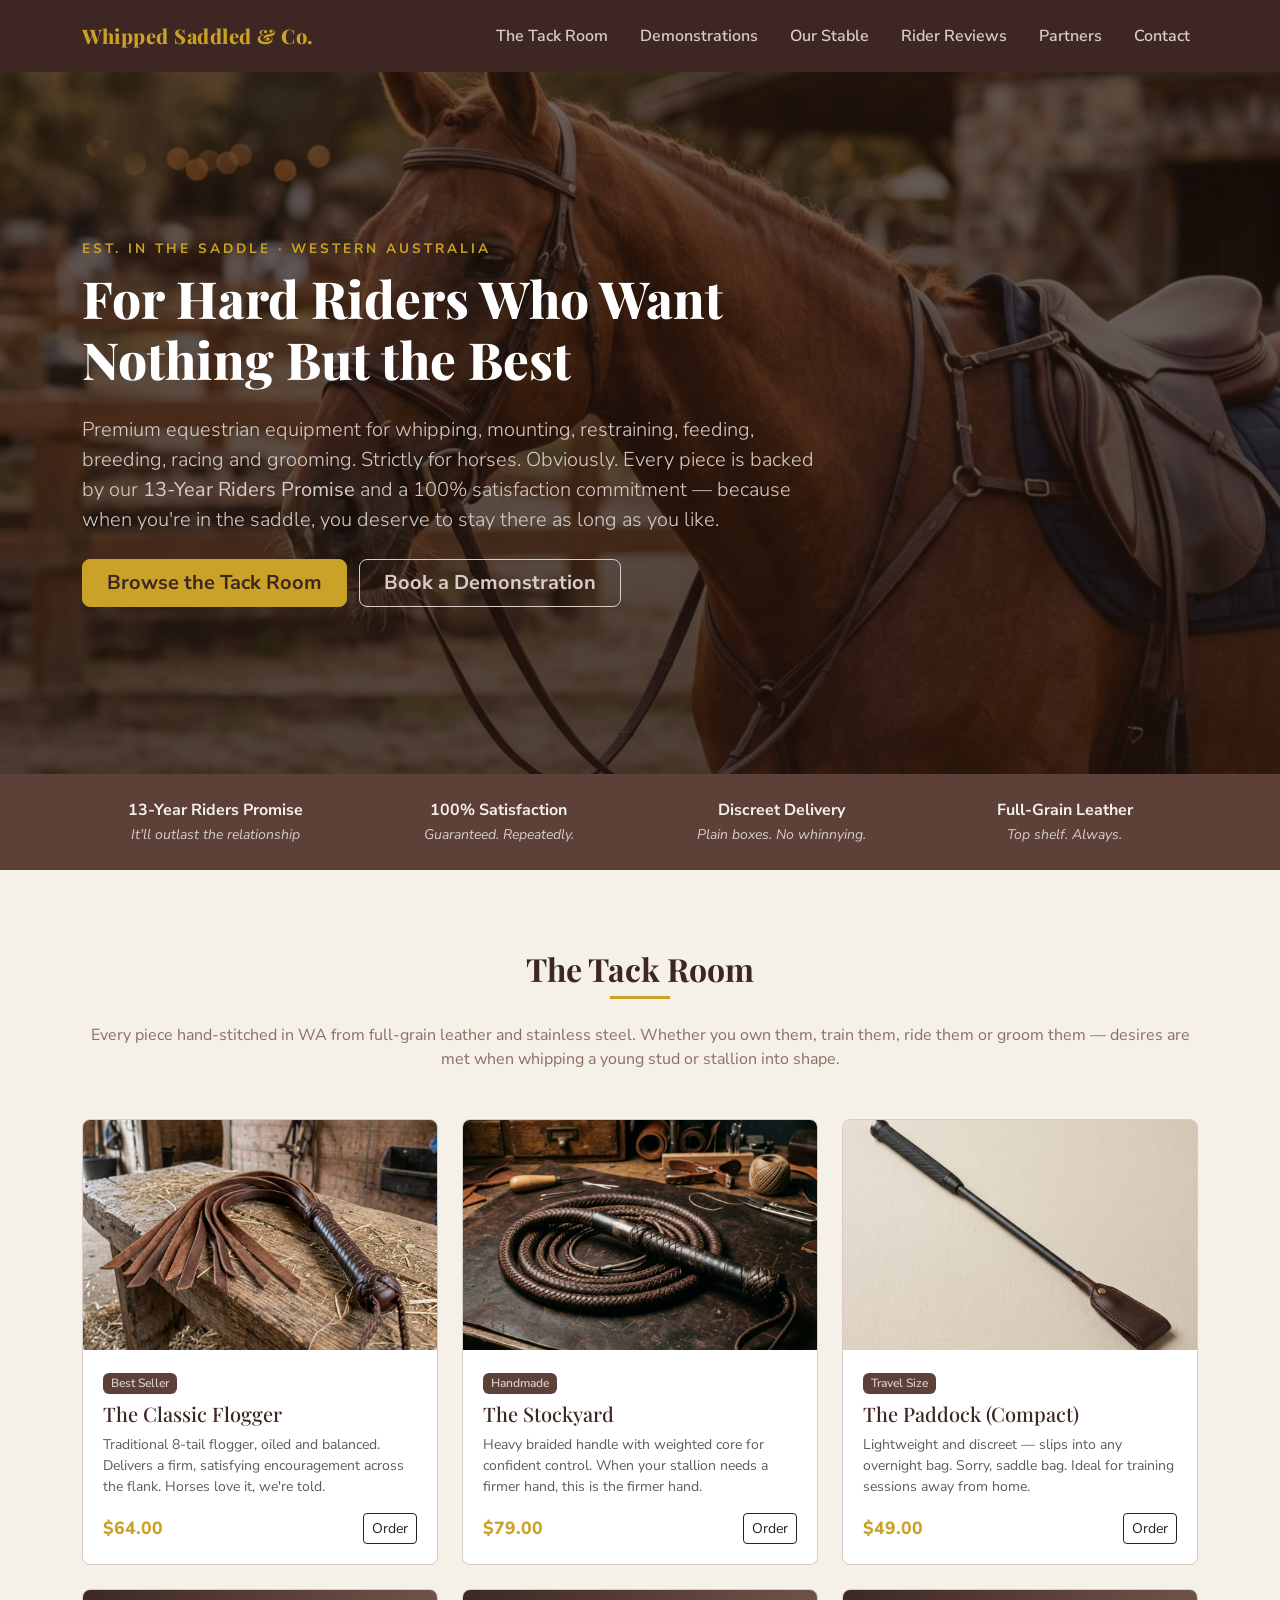
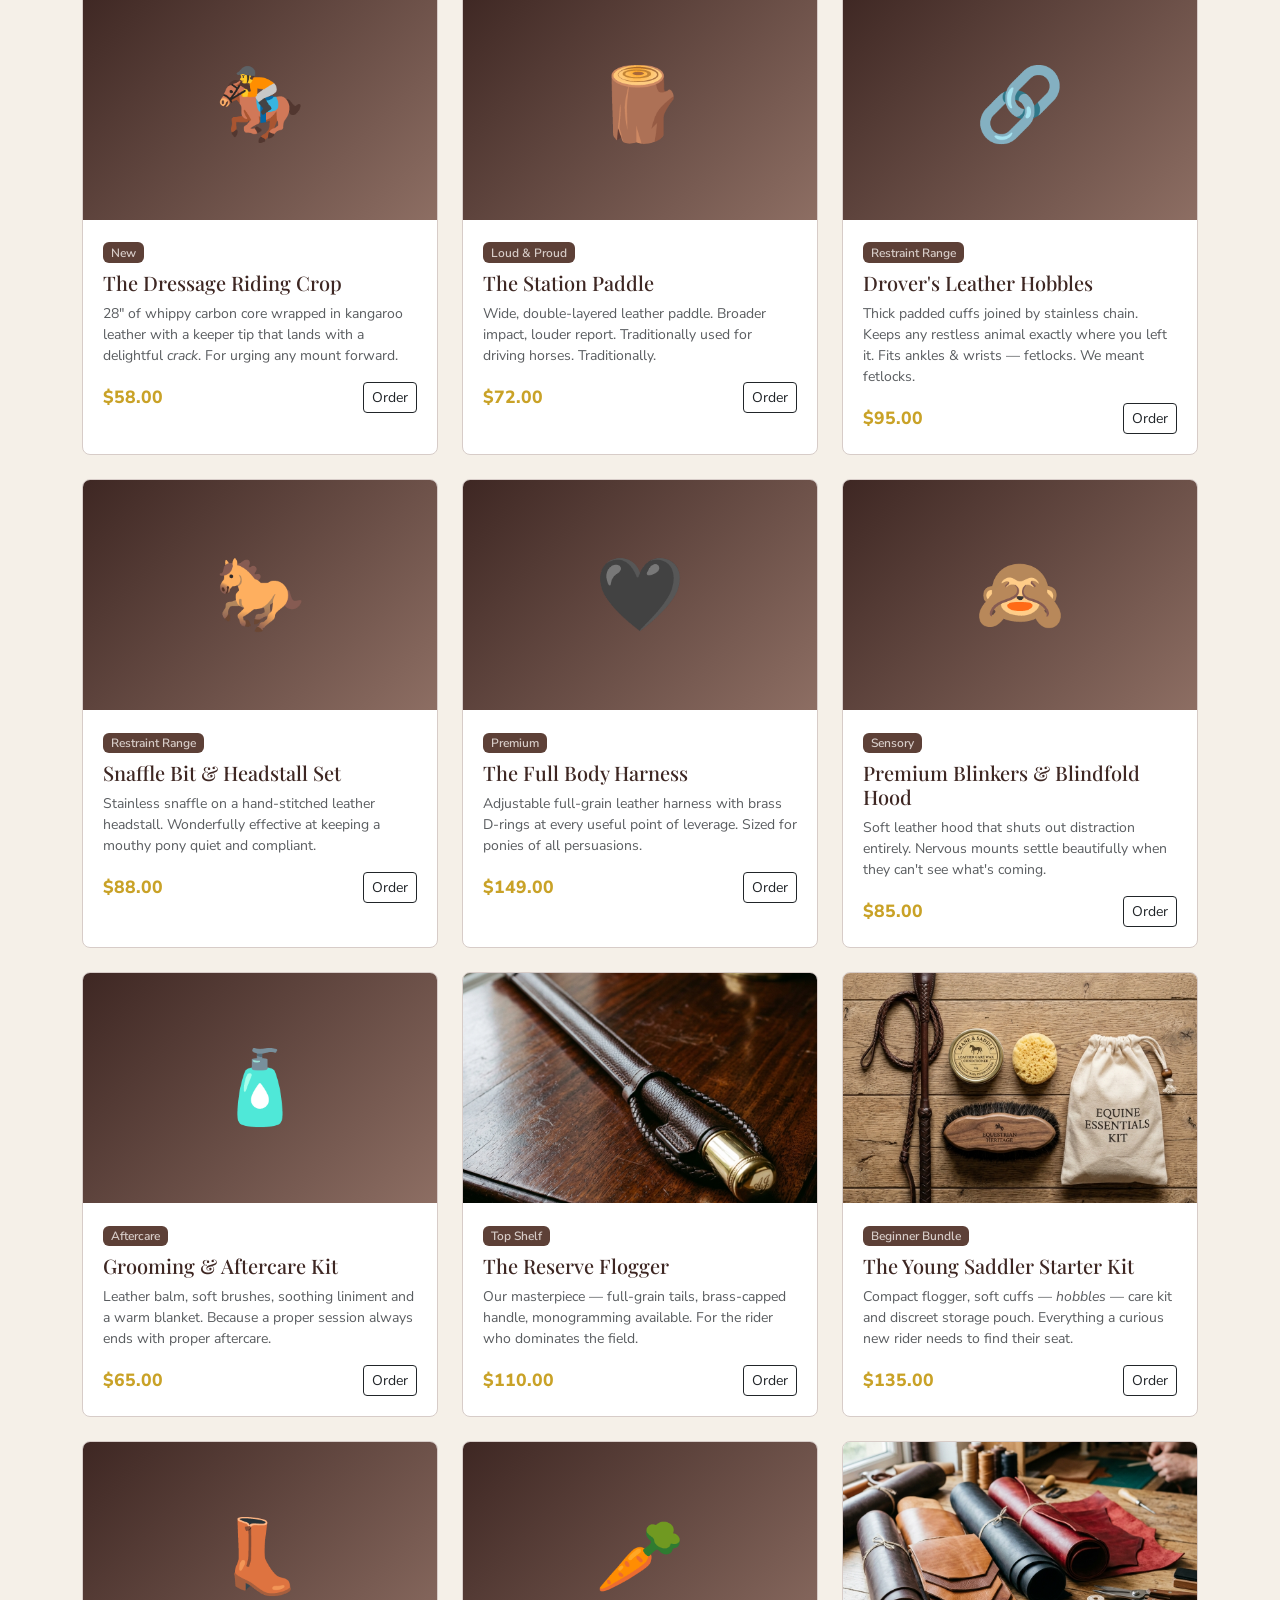
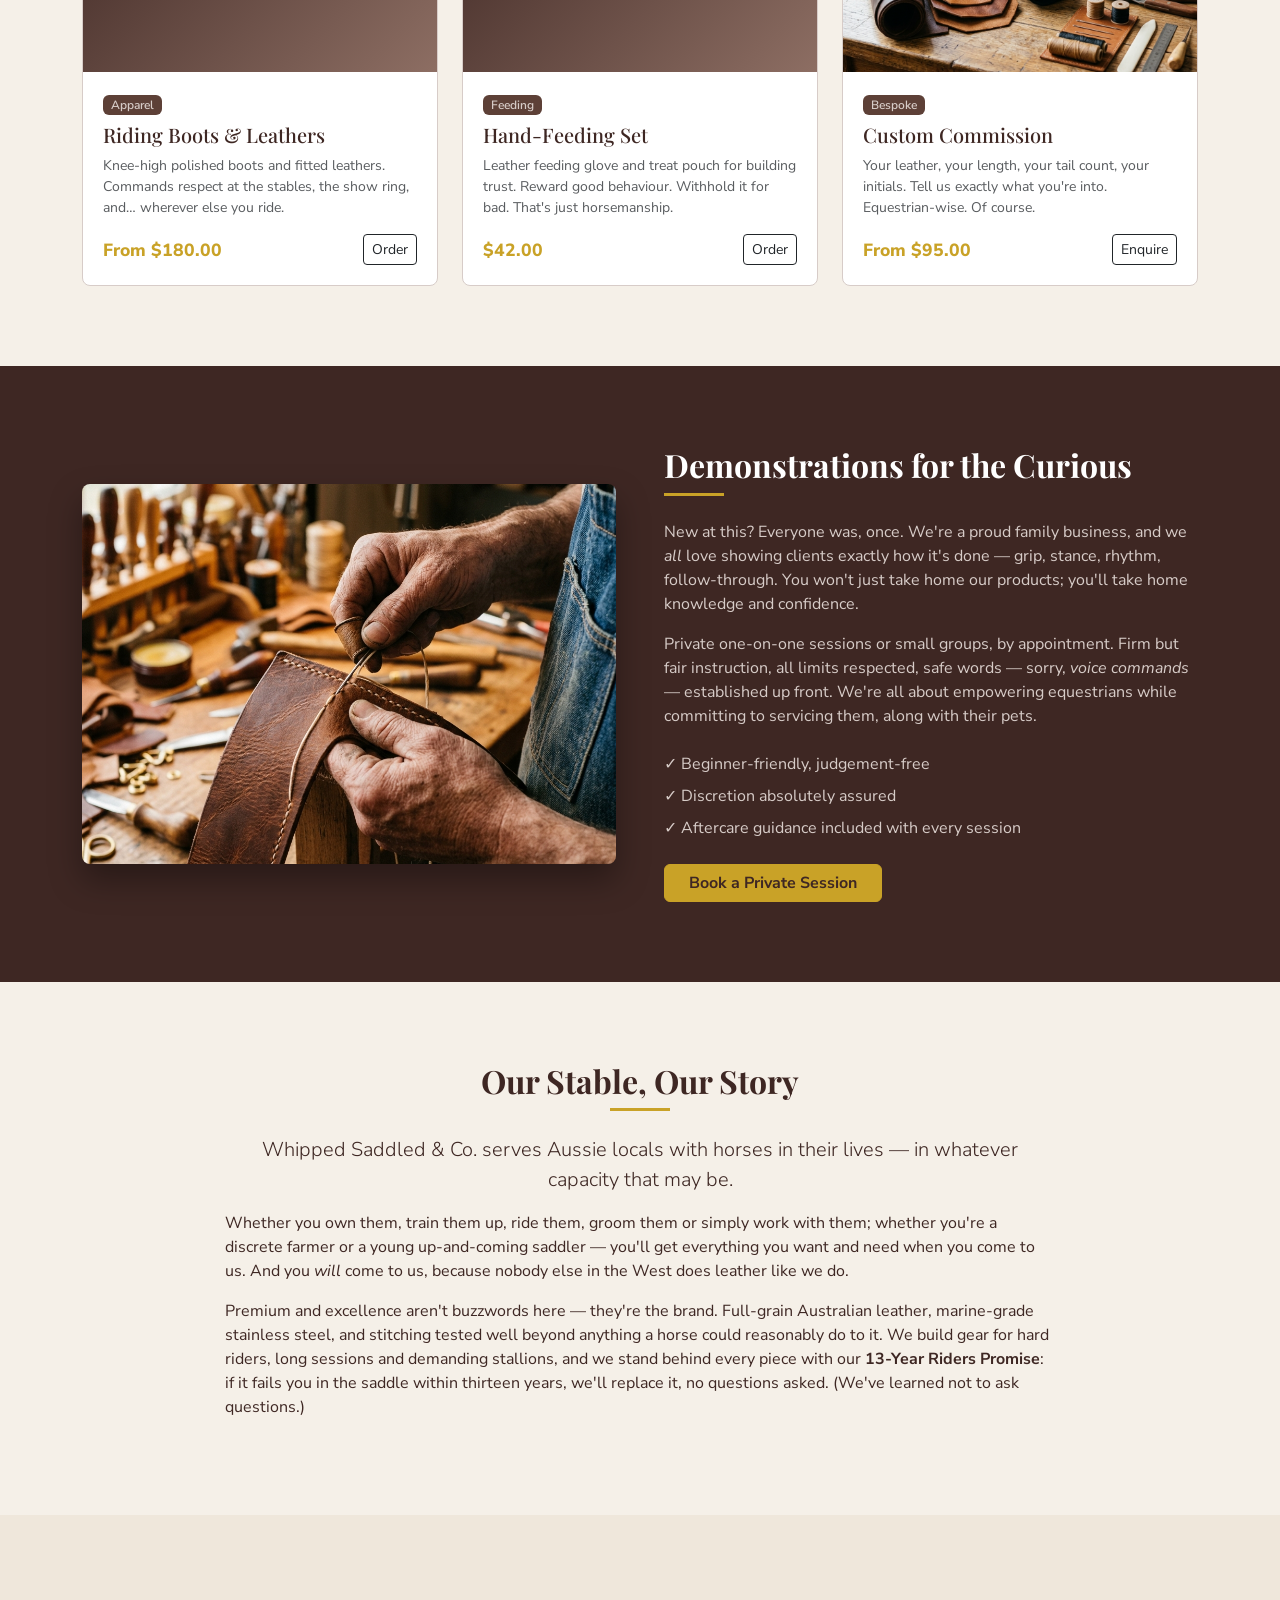
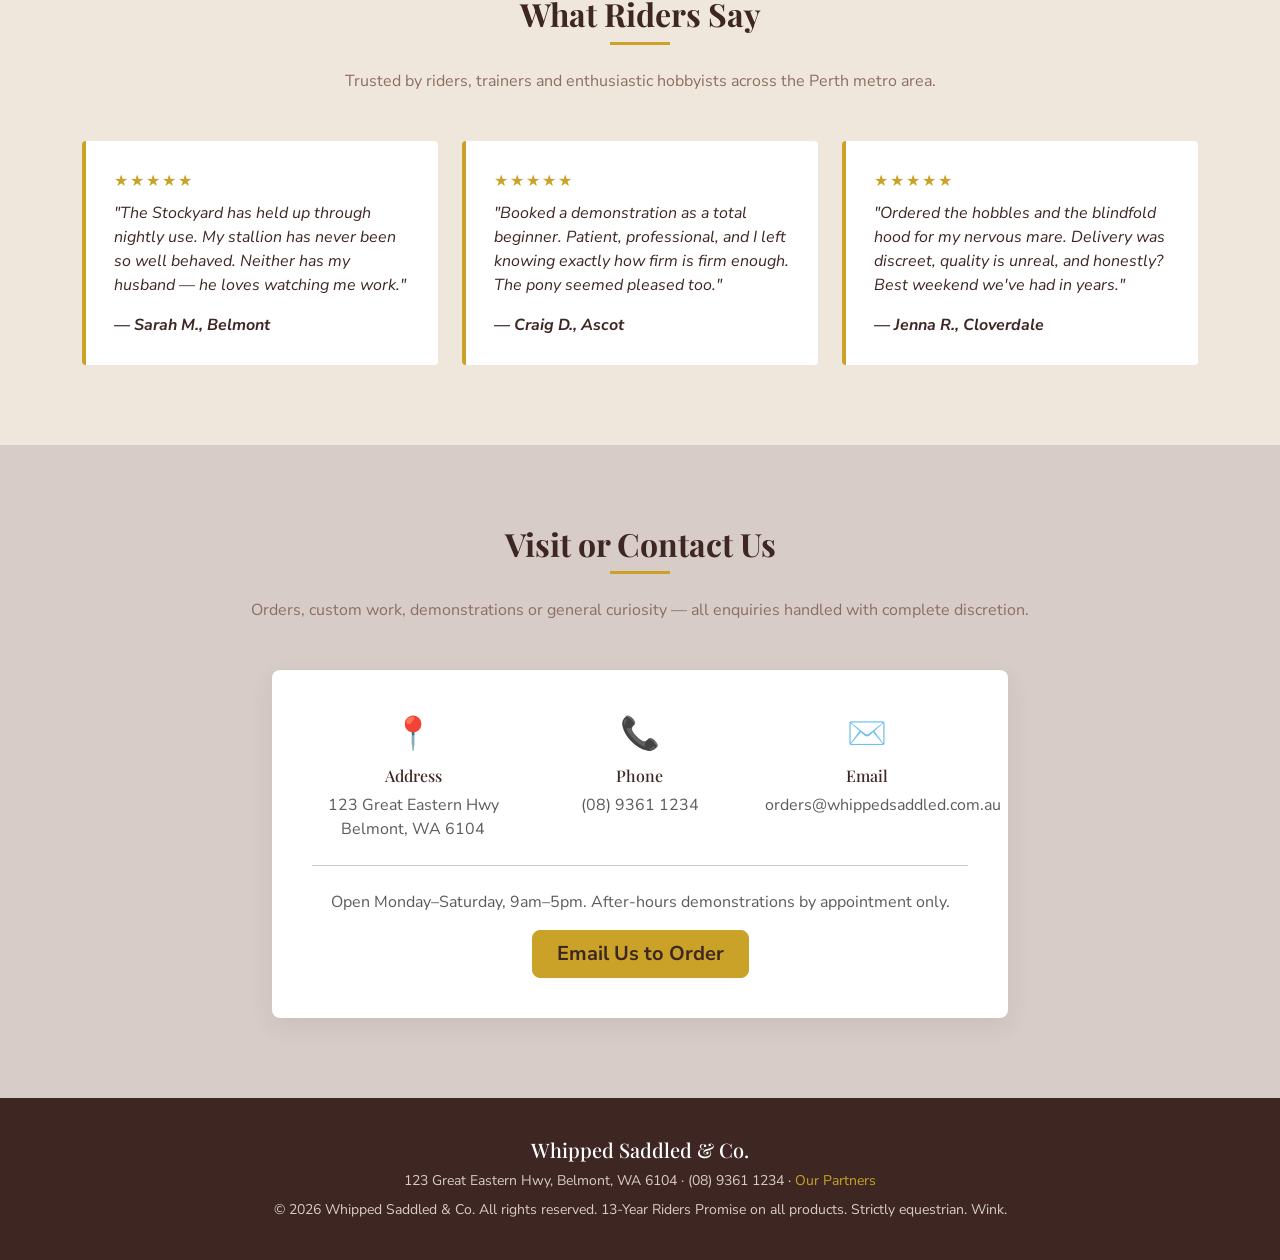
<file: index.html>
<!DOCTYPE html>
<html lang="en">
<head>
<meta charset="UTF-8">
<meta name="viewport" content="width=device-width, initial-scale=1.0">
<link rel="icon" type="image/png" sizes="32x32" href="/favicon-32.png?v=20261117">
<link rel="icon" type="image/png" sizes="180x180" href="/apple-touch-icon.png?v=20261117">
<link rel="apple-touch-icon" sizes="180x180" href="/apple-touch-icon.png?v=20261117">
<title>Whipped Saddled &amp; Co. | Premium Equestrian Equipment for Discerning Riders, WA</title>
<meta name="description" content="Whipped Saddled & Co. — Western Australia's most premium supplier of whips, paddles, harnesses, bits, hobbles and riding gear for hard riders who accept nothing less than total control in the saddle. 13-Year Riders Promise on everything.">
<link href="https://cdn.jsdelivr.net/npm/bootstrap@5.3.3/dist/css/bootstrap.min.css" rel="stylesheet" integrity="sha384-QWTKZyjpPEjISv5WaRU9OFeRpok6YctnYmDr5pNlyT2bRjXh0JMhjY6hW+ALEwIH" crossorigin="anonymous">
<link rel="preconnect" href="https://fonts.googleapis.com">
<link href="https://fonts.googleapis.com/css2?family=Playfair+Display:wght@600;700;800&family=Nunito+Sans:wght@400;600;700&display=swap" rel="stylesheet">
<link rel="stylesheet" href="style.css">
</head>
<body>

<!-- NAVBAR -->
<nav class="navbar navbar-expand-lg sticky-top py-3">
  <div class="container">
    <a class="navbar-brand" href="#top">Whipped Saddled &amp; Co.</a>
    <button class="navbar-toggler" type="button" data-bs-toggle="collapse" data-bs-target="#navMenu">
      <span class="navbar-toggler-icon"></span>
    </button>
    <div class="collapse navbar-collapse justify-content-end" id="navMenu">
      <ul class="navbar-nav gap-3">
        <li class="nav-item"><a class="nav-link" href="#products">The Tack Room</a></li>
        <li class="nav-item"><a class="nav-link" href="#demonstrations">Demonstrations</a></li>
        <li class="nav-item"><a class="nav-link" href="#about">Our Stable</a></li>
        <li class="nav-item"><a class="nav-link" href="#testimonials">Rider Reviews</a></li>
        <li class="nav-item"><a class="nav-link" href="partners.html">Partners</a></li>
        <li class="nav-item"><a class="nav-link" href="#contact">Contact</a></li>
      </ul>
    </div>
  </div>
</nav>

<!-- HERO -->
<header class="hero" id="top">
  <div class="container text-center text-md-start">
    <div class="row">
      <div class="col-lg-8">
        <p class="hero-kicker mb-2">EST. IN THE SADDLE &middot; WESTERN AUSTRALIA</p>
        <h1>For Hard Riders Who Want Nothing But the Best</h1>
        <p class="lead my-4">Premium equestrian equipment for whipping, mounting, restraining, feeding, breeding, racing and grooming. Strictly for horses. Obviously. Every piece is backed by our <strong>13-Year Riders Promise</strong> and a 100% satisfaction commitment — because when you're in the saddle, you deserve to stay there as long as you like.</p>
        <a href="#products" class="btn btn-gold btn-lg px-4 me-2">Browse the Tack Room</a>
        <a href="#demonstrations" class="btn btn-outline-cream btn-lg px-4">Book a Demonstration</a>
      </div>
    </div>
  </div>
</header>

<!-- PROMISE BAR -->
<section class="promise-bar py-4">
  <div class="container">
    <div class="row text-center g-3">
      <div class="col-6 col-md-3"><strong>13-Year Riders Promise</strong><br><span class="small">It'll outlast the relationship</span></div>
      <div class="col-6 col-md-3"><strong>100% Satisfaction</strong><br><span class="small">Guaranteed. Repeatedly.</span></div>
      <div class="col-6 col-md-3"><strong>Discreet Delivery</strong><br><span class="small">Plain boxes. No whinnying.</span></div>
      <div class="col-6 col-md-3"><strong>Full-Grain Leather</strong><br><span class="small">Top shelf. Always.</span></div>
    </div>
  </div>
</section>

<!-- PRODUCTS -->
<section id="products">
  <div class="container">
    <div class="text-center">
      <h2 class="section-title">The Tack Room</h2>
      <div class="divider-gold"></div>
      <p class="section-sub">Every piece hand-stitched in WA from full-grain leather and stainless steel. Whether you own them, train them, ride them or groom them — desires are met when whipping a young stud or stallion into shape.</p>
    </div>
    <div class="row g-4">

      <div class="col-sm-6 col-lg-4">
        <div class="product-card">
          <img src="photos/classic_flogger.png" alt="Classic leather flogger">
          <div class="card-body">
            <span class="badge badge-craft mb-2">Best Seller</span>
            <h3 class="h5">The Classic Flogger</h3>
            <p class="text-muted small">Traditional 8-tail flogger, oiled and balanced. Delivers a firm, satisfying encouragement across the flank. Horses love it, we're told.</p>
            <div class="d-flex justify-content-between align-items-center">
              <span class="price">$64.00</span>
              <a href="#contact" class="btn btn-sm btn-outline-dark">Order</a>
            </div>
          </div>
        </div>
      </div>

      <div class="col-sm-6 col-lg-4">
        <div class="product-card">
          <img src="photos/stockyard_flogger.png" alt="Braided leather flogger">
          <div class="card-body">
            <span class="badge badge-craft mb-2">Handmade</span>
            <h3 class="h5">The Stockyard</h3>
            <p class="text-muted small">Heavy braided handle with weighted core for confident control. When your stallion needs a firmer hand, this is the firmer hand.</p>
            <div class="d-flex justify-content-between align-items-center">
              <span class="price">$79.00</span>
              <a href="#contact" class="btn btn-sm btn-outline-dark">Order</a>
            </div>
          </div>
        </div>
      </div>

      <div class="col-sm-6 col-lg-4">
        <div class="product-card">
          <img src="photos/paddock_flogger.png" alt="Compact training flogger">
          <div class="card-body">
            <span class="badge badge-craft mb-2">Travel Size</span>
            <h3 class="h5">The Paddock (Compact)</h3>
            <p class="text-muted small">Lightweight and discreet — slips into any overnight bag. Sorry, saddle bag. Ideal for training sessions away from home.</p>
            <div class="d-flex justify-content-between align-items-center">
              <span class="price">$49.00</span>
              <a href="#contact" class="btn btn-sm btn-outline-dark">Order</a>
            </div>
          </div>
        </div>
      </div>

      <div class="col-sm-6 col-lg-4">
        <div class="product-card">
          <div class="product-thumb">🏇</div>
          <div class="card-body">
            <span class="badge badge-craft mb-2">New</span>
            <h3 class="h5">The Dressage Riding Crop</h3>
            <p class="text-muted small">28" of whippy carbon core wrapped in kangaroo leather with a keeper tip that lands with a delightful <em>crack</em>. For urging any mount forward.</p>
            <div class="d-flex justify-content-between align-items-center">
              <span class="price">$58.00</span>
              <a href="#contact" class="btn btn-sm btn-outline-dark">Order</a>
            </div>
          </div>
        </div>
      </div>

      <div class="col-sm-6 col-lg-4">
        <div class="product-card">
          <div class="product-thumb">🪵</div>
          <div class="card-body">
            <span class="badge badge-craft mb-2">Loud &amp; Proud</span>
            <h3 class="h5">The Station Paddle</h3>
            <p class="text-muted small">Wide, double-layered leather paddle. Broader impact, louder report. Traditionally used for driving horses. Traditionally.</p>
            <div class="d-flex justify-content-between align-items-center">
              <span class="price">$72.00</span>
              <a href="#contact" class="btn btn-sm btn-outline-dark">Order</a>
            </div>
          </div>
        </div>
      </div>

      <div class="col-sm-6 col-lg-4">
        <div class="product-card">
          <div class="product-thumb">🔗</div>
          <div class="card-body">
            <span class="badge badge-craft mb-2">Restraint Range</span>
            <h3 class="h5">Drover's Leather Hobbles</h3>
            <p class="text-muted small">Thick padded cuffs joined by stainless chain. Keeps any restless animal exactly where you left it. Fits ankles &amp; wrists — fetlocks. We meant fetlocks.</p>
            <div class="d-flex justify-content-between align-items-center">
              <span class="price">$95.00</span>
              <a href="#contact" class="btn btn-sm btn-outline-dark">Order</a>
            </div>
          </div>
        </div>
      </div>

      <div class="col-sm-6 col-lg-4">
        <div class="product-card">
          <div class="product-thumb">🐎</div>
          <div class="card-body">
            <span class="badge badge-craft mb-2">Restraint Range</span>
            <h3 class="h5">Snaffle Bit &amp; Headstall Set</h3>
            <p class="text-muted small">Stainless snaffle on a hand-stitched leather headstall. Wonderfully effective at keeping a mouthy pony quiet and compliant.</p>
            <div class="d-flex justify-content-between align-items-center">
              <span class="price">$88.00</span>
              <a href="#contact" class="btn btn-sm btn-outline-dark">Order</a>
            </div>
          </div>
        </div>
      </div>

      <div class="col-sm-6 col-lg-4">
        <div class="product-card">
          <div class="product-thumb">🖤</div>
          <div class="card-body">
            <span class="badge badge-craft mb-2">Premium</span>
            <h3 class="h5">The Full Body Harness</h3>
            <p class="text-muted small">Adjustable full-grain leather harness with brass D-rings at every useful point of leverage. Sized for ponies of all persuasions.</p>
            <div class="d-flex justify-content-between align-items-center">
              <span class="price">$149.00</span>
              <a href="#contact" class="btn btn-sm btn-outline-dark">Order</a>
            </div>
          </div>
        </div>
      </div>

      <div class="col-sm-6 col-lg-4">
        <div class="product-card">
          <div class="product-thumb">🙈</div>
          <div class="card-body">
            <span class="badge badge-craft mb-2">Sensory</span>
            <h3 class="h5">Premium Blinkers &amp; Blindfold Hood</h3>
            <p class="text-muted small">Soft leather hood that shuts out distraction entirely. Nervous mounts settle beautifully when they can't see what's coming.</p>
            <div class="d-flex justify-content-between align-items-center">
              <span class="price">$85.00</span>
              <a href="#contact" class="btn btn-sm btn-outline-dark">Order</a>
            </div>
          </div>
        </div>
      </div>

      <div class="col-sm-6 col-lg-4">
        <div class="product-card">
          <div class="product-thumb">🧴</div>
          <div class="card-body">
            <span class="badge badge-craft mb-2">Aftercare</span>
            <h3 class="h5">Grooming &amp; Aftercare Kit</h3>
            <p class="text-muted small">Leather balm, soft brushes, soothing liniment and a warm blanket. Because a proper session always ends with proper aftercare.</p>
            <div class="d-flex justify-content-between align-items-center">
              <span class="price">$65.00</span>
              <a href="#contact" class="btn btn-sm btn-outline-dark">Order</a>
            </div>
          </div>
        </div>
      </div>

      <div class="col-sm-6 col-lg-4">
        <div class="product-card">
          <img src="photos/belmont_reserve_flogger.png" alt="Premium leather tail flogger">
          <div class="card-body">
            <span class="badge badge-craft mb-2">Top Shelf</span>
            <h3 class="h5">The Reserve Flogger</h3>
            <p class="text-muted small">Our masterpiece — full-grain tails, brass-capped handle, monogramming available. For the rider who dominates the field.</p>
            <div class="d-flex justify-content-between align-items-center">
              <span class="price">$110.00</span>
              <a href="#contact" class="btn btn-sm btn-outline-dark">Order</a>
            </div>
          </div>
        </div>
      </div>

      <div class="col-sm-6 col-lg-4">
        <div class="product-card">
          <img src="photos/starter_tack_bundle.png" alt="Flogger and tack accessories">
          <div class="card-body">
            <span class="badge badge-craft mb-2">Beginner Bundle</span>
            <h3 class="h5">The Young Saddler Starter Kit</h3>
            <p class="text-muted small">Compact flogger, soft cuffs — <em>hobbles</em> — care kit and discreet storage pouch. Everything a curious new rider needs to find their seat.</p>
            <div class="d-flex justify-content-between align-items-center">
              <span class="price">$135.00</span>
              <a href="#contact" class="btn btn-sm btn-outline-dark">Order</a>
            </div>
          </div>
        </div>
      </div>

      <div class="col-sm-6 col-lg-4">
        <div class="product-card">
          <div class="product-thumb">👢</div>
          <div class="card-body">
            <span class="badge badge-craft mb-2">Apparel</span>
            <h3 class="h5">Riding Boots &amp; Leathers</h3>
            <p class="text-muted small">Knee-high polished boots and fitted leathers. Commands respect at the stables, the show ring, and… wherever else you ride.</p>
            <div class="d-flex justify-content-between align-items-center">
              <span class="price">From $180.00</span>
              <a href="#contact" class="btn btn-sm btn-outline-dark">Order</a>
            </div>
          </div>
        </div>
      </div>

      <div class="col-sm-6 col-lg-4">
        <div class="product-card">
          <div class="product-thumb">🥕</div>
          <div class="card-body">
            <span class="badge badge-craft mb-2">Feeding</span>
            <h3 class="h5">Hand-Feeding Set</h3>
            <p class="text-muted small">Leather feeding glove and treat pouch for building trust. Reward good behaviour. Withhold it for bad. That's just horsemanship.</p>
            <div class="d-flex justify-content-between align-items-center">
              <span class="price">$42.00</span>
              <a href="#contact" class="btn btn-sm btn-outline-dark">Order</a>
            </div>
          </div>
        </div>
      </div>

      <div class="col-sm-6 col-lg-4">
        <div class="product-card">
          <img src="photos/custom_flogger.png" alt="Custom leather flogger">
          <div class="card-body">
            <span class="badge badge-craft mb-2">Bespoke</span>
            <h3 class="h5">Custom Commission</h3>
            <p class="text-muted small">Your leather, your length, your tail count, your initials. Tell us exactly what you're into. Equestrian-wise. Of course.</p>
            <div class="d-flex justify-content-between align-items-center">
              <span class="price">From $95.00</span>
              <a href="#contact" class="btn btn-sm btn-outline-dark">Enquire</a>
            </div>
          </div>
        </div>
      </div>

    </div>
  </div>
</section>

<!-- DEMONSTRATIONS -->
<section id="demonstrations" class="about-section">
  <div class="container">
    <div class="row align-items-center g-5">
      <div class="col-lg-6">
        <img class="about-img" src="photos/leather_crafting.png" alt="Hands-on leather demonstration">
      </div>
      <div class="col-lg-6">
        <h2 class="section-title">Demonstrations for the Curious</h2>
        <div class="divider-gold" style="margin-left:0;"></div>
        <p>New at this? Everyone was, once. We're a proud family business, and we <em>all</em> love showing clients exactly how it's done — grip, stance, rhythm, follow-through. You won't just take home our products; you'll take home knowledge and confidence.</p>
        <p>Private one-on-one sessions or small groups, by appointment. Firm but fair instruction, all limits respected, safe words — sorry, <em>voice commands</em> — established up front. We're all about empowering equestrians while committing to servicing them, along with their pets.</p>
        <ul class="list-unstyled mt-4">
          <li class="mb-2">✓ Beginner-friendly, judgement-free</li>
          <li class="mb-2">✓ Discretion absolutely assured</li>
          <li class="mb-2">✓ Aftercare guidance included with every session</li>
        </ul>
        <a href="#contact" class="btn btn-gold px-4 mt-2">Book a Private Session</a>
      </div>
    </div>
  </div>
</section>

<!-- ABOUT -->
<section id="about">
  <div class="container">
    <div class="text-center">
      <h2 class="section-title">Our Stable, Our Story</h2>
      <div class="divider-gold"></div>
    </div>
    <div class="row justify-content-center">
      <div class="col-lg-9">
        <p class="lead text-center">Whipped Saddled &amp; Co. serves Aussie locals with horses in their lives — in whatever capacity that may be.</p>
        <p>Whether you own them, train them up, ride them, groom them or simply work with them; whether you're a discrete farmer or a young up-and-coming saddler — you'll get everything you want and need when you come to us. And you <em>will</em> come to us, because nobody else in the West does leather like we do.</p>
        <p>Premium and excellence aren't buzzwords here — they're the brand. Full-grain Australian leather, marine-grade stainless steel, and stitching tested well beyond anything a horse could reasonably do to it. We build gear for hard riders, long sessions and demanding stallions, and we stand behind every piece with our <strong>13-Year Riders Promise</strong>: if it fails you in the saddle within thirteen years, we'll replace it, no questions asked. (We've learned not to ask questions.)</p>
      </div>
    </div>
  </div>
</section>

<!-- TESTIMONIALS -->
<section id="testimonials" class="testimonials-alt">
  <div class="container">
    <div class="text-center">
      <h2 class="section-title">What Riders Say</h2>
      <div class="divider-gold"></div>
      <p class="section-sub">Trusted by riders, trainers and enthusiastic hobbyists across the Perth metro area.</p>
    </div>
    <div class="row g-4">
      <div class="col-md-4">
        <div class="testimonial-card">
          <div class="stars mb-2">★★★★★</div>
          <p>"The Stockyard has held up through nightly use. My stallion has never been so well behaved. Neither has my husband — he loves watching me work."</p>
          <p class="fw-bold mb-0">— Sarah M., Belmont</p>
        </div>
      </div>
      <div class="col-md-4">
        <div class="testimonial-card">
          <div class="stars mb-2">★★★★★</div>
          <p>"Booked a demonstration as a total beginner. Patient, professional, and I left knowing exactly how firm is firm enough. The pony seemed pleased too."</p>
          <p class="fw-bold mb-0">— Craig D., Ascot</p>
        </div>
      </div>
      <div class="col-md-4">
        <div class="testimonial-card">
          <div class="stars mb-2">★★★★★</div>
          <p>"Ordered the hobbles and the blindfold hood for my nervous mare. Delivery was discreet, quality is unreal, and honestly? Best weekend we've had in years."</p>
          <p class="fw-bold mb-0">— Jenna R., Cloverdale</p>
        </div>
      </div>
    </div>
  </div>
</section>

<!-- CONTACT -->
<section id="contact" class="contact-section">
  <div class="container">
    <div class="text-center">
      <h2 class="section-title">Visit or Contact Us</h2>
      <div class="divider-gold"></div>
      <p class="section-sub">Orders, custom work, demonstrations or general curiosity — all enquiries handled with complete discretion.</p>
    </div>
    <div class="row justify-content-center">
      <div class="col-lg-8">
        <div class="contact-card">
          <div class="row g-4 text-center">
            <div class="col-md-4">
              <div class="fs-2 mb-2">📍</div>
              <h3 class="h6">Address</h3>
              <p class="mb-0 text-muted">123 Great Eastern Hwy<br>Belmont, WA 6104</p>
            </div>
            <div class="col-md-4">
              <div class="fs-2 mb-2">📞</div>
              <h3 class="h6">Phone</h3>
              <p class="mb-0 text-muted"><a href="tel:+61893611234" class="text-decoration-none text-muted">(08) 9361 1234</a></p>
            </div>
            <div class="col-md-4">
              <div class="fs-2 mb-2">✉️</div>
              <h3 class="h6">Email</h3>
              <p class="mb-0 text-muted"><a href="mailto:orders@whippedsaddled.com.au" class="text-decoration-none text-muted">orders@whippedsaddled.com.au</a></p>
            </div>
          </div>
          <hr class="my-4">
          <div class="text-center">
            <p class="text-muted mb-3">Open Monday–Saturday, 9am–5pm. After-hours demonstrations by appointment only.</p>
            <a href="mailto:orders@whippedsaddled.com.au" class="btn btn-gold btn-lg px-4">Email Us to Order</a>
          </div>
        </div>
      </div>
    </div>
  </div>
</section>

<!-- FOOTER -->
<footer>
  <div class="container text-center">
    <p class="brand-font h5 mb-2" style="color:#fff;">Whipped Saddled &amp; Co.</p>
    <p class="small mb-2">123 Great Eastern Hwy, Belmont, WA 6104 &middot; (08) 9361 1234 &middot; <a href="partners.html">Our Partners</a></p>
    <p class="small mb-0">&copy; 2026 Whipped Saddled &amp; Co. All rights reserved. 13-Year Riders Promise on all products. Strictly equestrian. Wink.</p>
  </div>
</footer>

<script src="https://cdn.jsdelivr.net/npm/bootstrap@5.3.3/dist/js/bootstrap.bundle.min.js" integrity="sha384-YvpcrYf0tY3lHB60NNkmXc5s9fDVZLESaAA55NDzOxhy9GkcIdslK1eN7N6jIeHz" crossorigin="anonymous"></script>
</body>
</html>
</file>
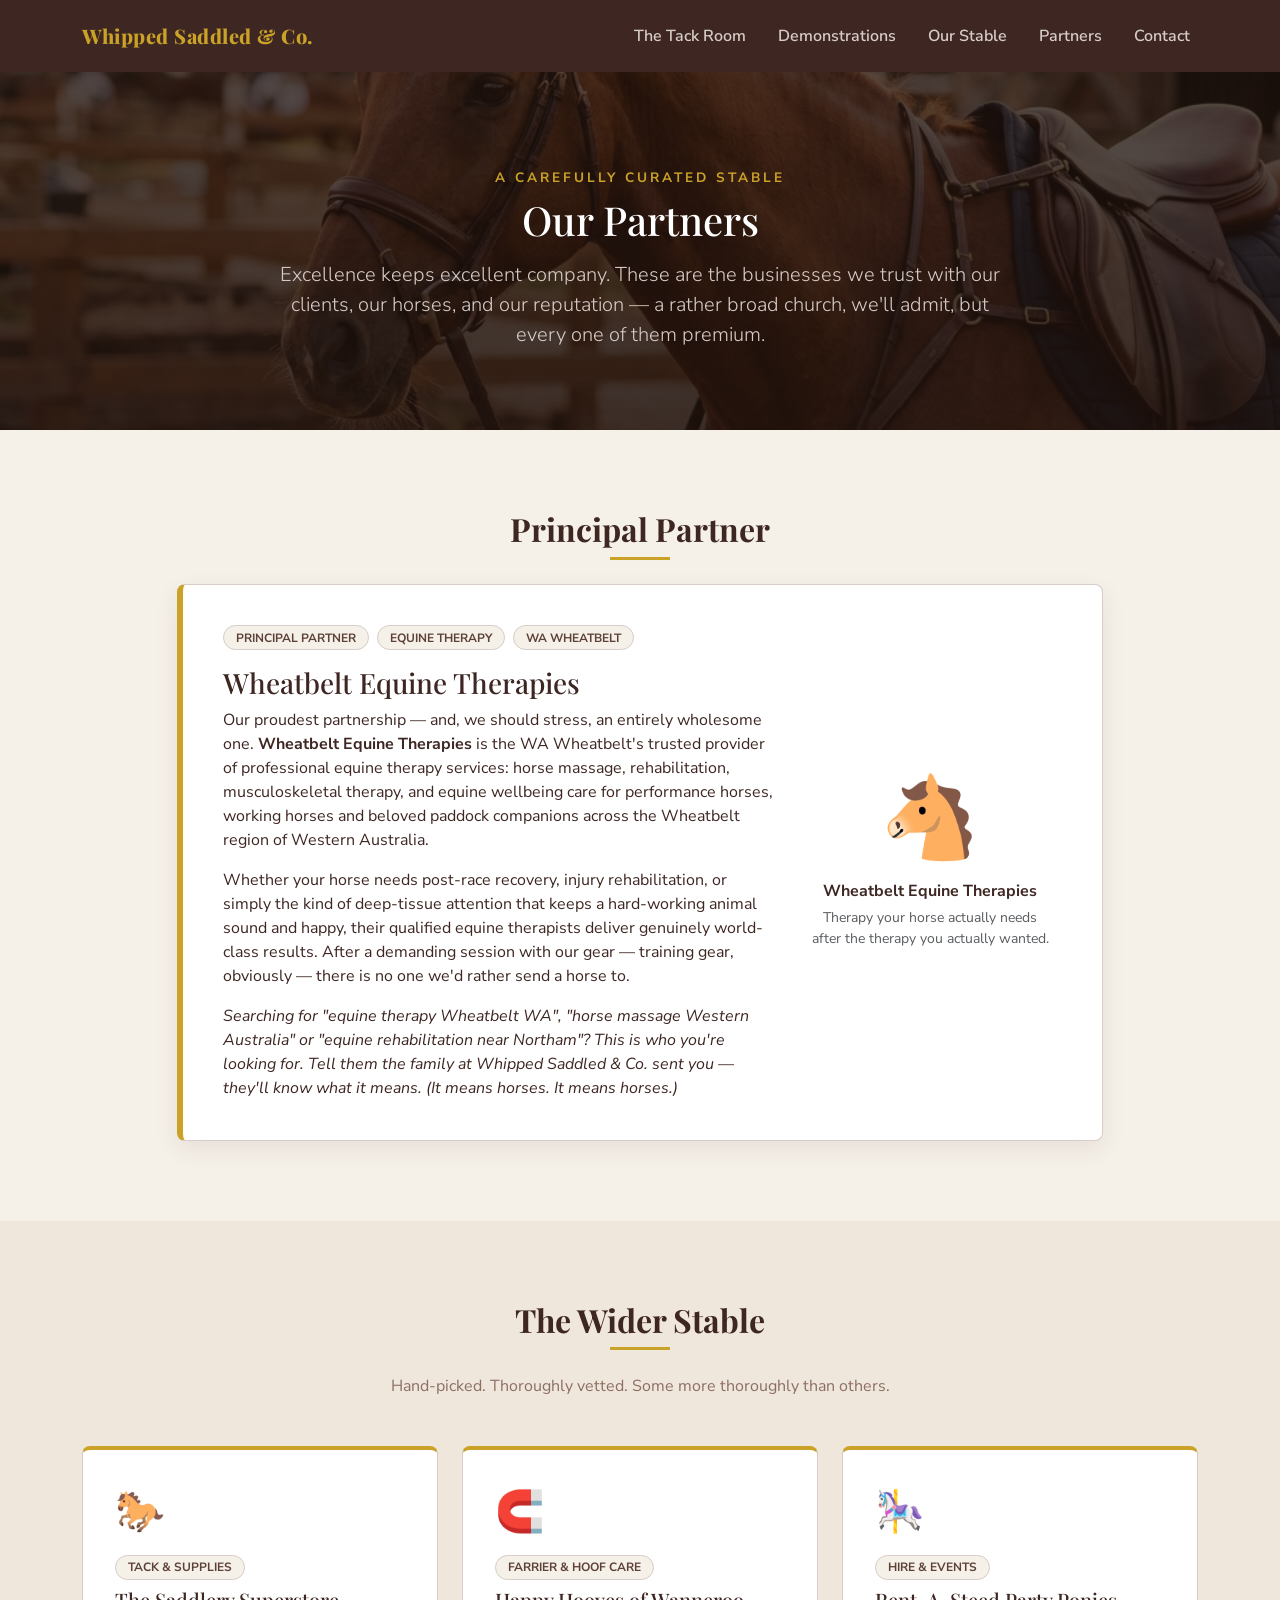
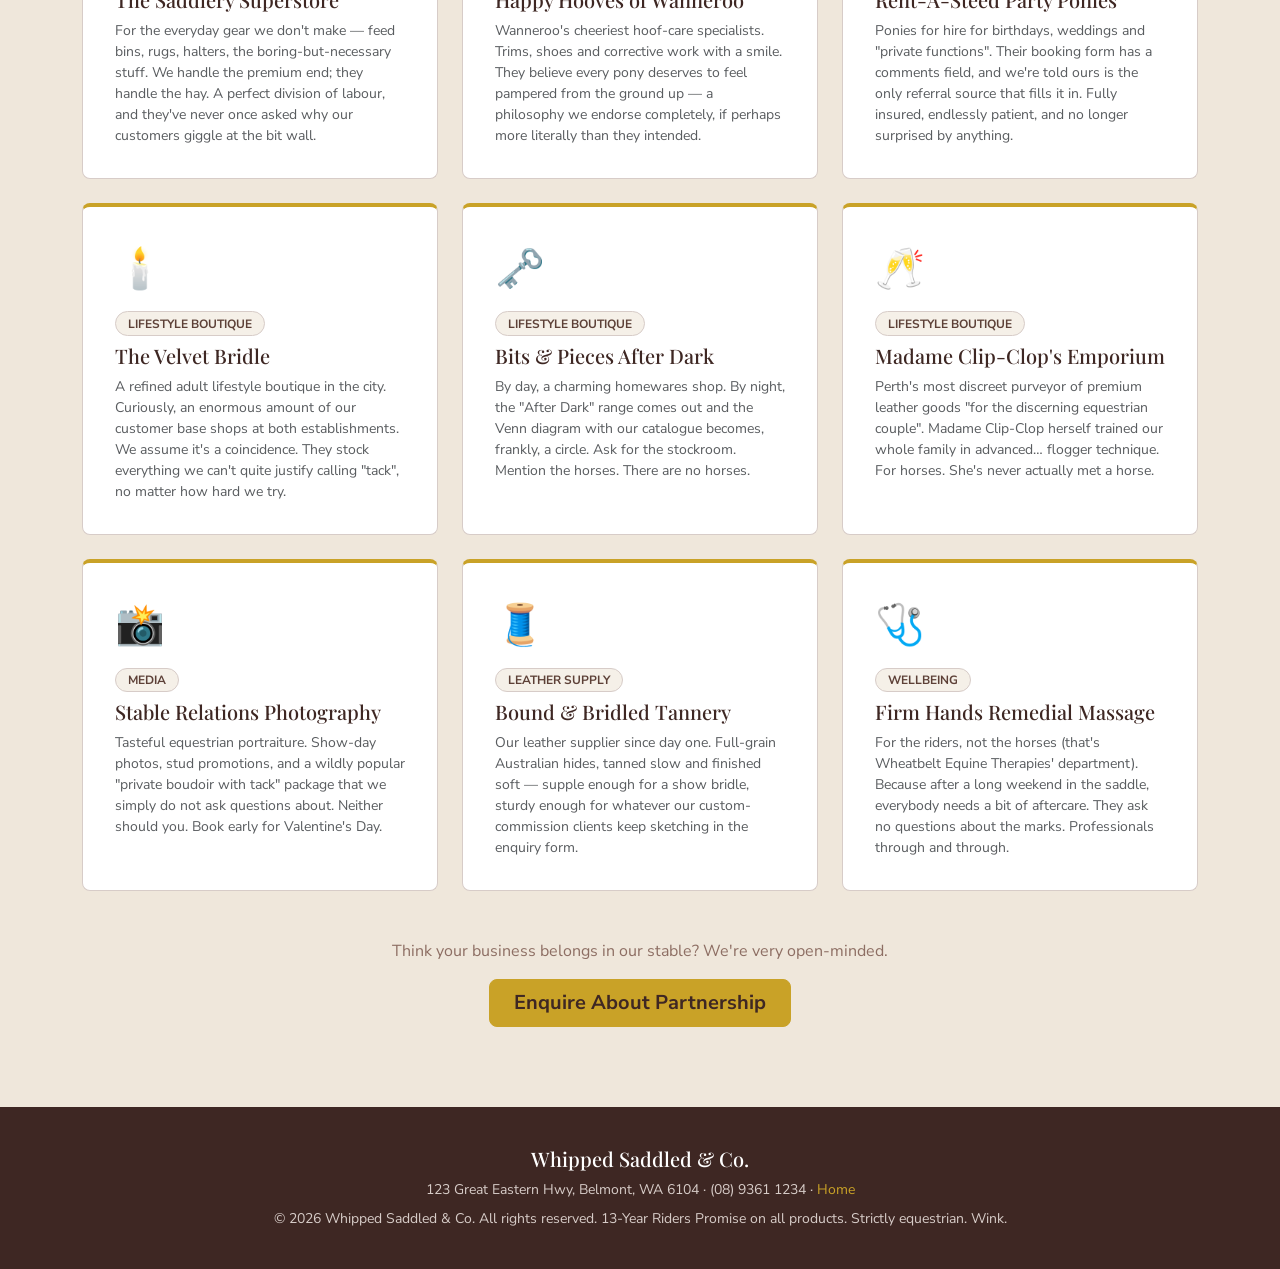
<file: partners.html>
<!DOCTYPE html>
<html lang="en">
<head>
<meta charset="UTF-8">
<meta name="viewport" content="width=device-width, initial-scale=1.0">
<title>Our Partners | Whipped Saddled &amp; Co. — Wheatbelt Equine Therapies &amp; Friends</title>
<meta name="description" content="Whipped Saddled & Co. proudly partners with Wheatbelt Equine Therapies — Western Australia's trusted provider of equine therapy, horse rehabilitation, massage and wellbeing services in the WA Wheatbelt — plus a hand-picked stable of premium partners.">
<link href="https://cdn.jsdelivr.net/npm/bootstrap@5.3.3/dist/css/bootstrap.min.css" rel="stylesheet" integrity="sha384-QWTKZyjpPEjISv5WaRU9OFeRpok6YctnYmDr5pNlyT2bRjXh0JMhjY6hW+ALEwIH" crossorigin="anonymous">
<link rel="preconnect" href="https://fonts.googleapis.com">
<link href="https://fonts.googleapis.com/css2?family=Playfair+Display:wght@600;700;800&family=Nunito+Sans:wght@400;600;700&display=swap" rel="stylesheet">
<link rel="stylesheet" href="style.css">
</head>
<body>

<!-- NAVBAR -->
<nav class="navbar navbar-expand-lg sticky-top py-3">
  <div class="container">
    <a class="navbar-brand" href="index.html">Whipped Saddled &amp; Co.</a>
    <button class="navbar-toggler" type="button" data-bs-toggle="collapse" data-bs-target="#navMenu">
      <span class="navbar-toggler-icon"></span>
    </button>
    <div class="collapse navbar-collapse justify-content-end" id="navMenu">
      <ul class="navbar-nav gap-3">
        <li class="nav-item"><a class="nav-link" href="index.html#products">The Tack Room</a></li>
        <li class="nav-item"><a class="nav-link" href="index.html#demonstrations">Demonstrations</a></li>
        <li class="nav-item"><a class="nav-link" href="index.html#about">Our Stable</a></li>
        <li class="nav-item"><a class="nav-link active" href="partners.html">Partners</a></li>
        <li class="nav-item"><a class="nav-link" href="index.html#contact">Contact</a></li>
      </ul>
    </div>
  </div>
</nav>

<!-- PAGE HERO -->
<header class="page-hero text-center">
  <div class="container">
    <p class="hero-kicker mb-2">A CAREFULLY CURATED STABLE</p>
    <h1>Our Partners</h1>
    <p class="lead mt-3 mx-auto" style="max-width: 720px;">Excellence keeps excellent company. These are the businesses we trust with our clients, our horses, and our reputation — a rather broad church, we'll admit, but every one of them premium.</p>
  </div>
</header>

<!-- FEATURED PARTNER -->
<section>
  <div class="container">
    <div class="text-center">
      <h2 class="section-title">Principal Partner</h2>
      <div class="divider-gold"></div>
    </div>
    <div class="row justify-content-center">
      <div class="col-lg-10">
        <div class="partner-featured">
          <div class="row g-4 align-items-center">
            <div class="col-md-8">
              <span class="partner-tag">PRINCIPAL PARTNER</span>
              <span class="partner-tag">EQUINE THERAPY</span>
              <span class="partner-tag">WA WHEATBELT</span>
              <h3 class="h3 mt-2">Wheatbelt Equine Therapies</h3>
              <p>Our proudest partnership — and, we should stress, an entirely wholesome one. <strong>Wheatbelt Equine Therapies</strong> is the WA Wheatbelt's trusted provider of professional equine therapy services: horse massage, rehabilitation, musculoskeletal therapy, and equine wellbeing care for performance horses, working horses and beloved paddock companions across the Wheatbelt region of Western Australia.</p>
              <p>Whether your horse needs post-race recovery, injury rehabilitation, or simply the kind of deep-tissue attention that keeps a hard-working animal sound and happy, their qualified equine therapists deliver genuinely world-class results. After a demanding session with our gear — training gear, obviously — there is no one we'd rather send a horse to.</p>
              <p class="mb-0"><em>Searching for "equine therapy Wheatbelt WA", "horse massage Western Australia" or "equine rehabilitation near Northam"? This is who you're looking for. Tell them the family at Whipped Saddled &amp; Co. sent you — they'll know what it means. (It means horses. It means horses.)</em></p>
            </div>
            <div class="col-md-4 text-center">
              <div style="font-size: 5rem;">🐴</div>
              <p class="fw-bold mb-1">Wheatbelt Equine Therapies</p>
              <p class="small text-muted">Therapy your horse actually needs<br>after the therapy you actually wanted.</p>
            </div>
          </div>
        </div>
      </div>
    </div>
  </div>
</section>

<!-- PARTNER GRID -->
<section class="testimonials-alt">
  <div class="container">
    <div class="text-center">
      <h2 class="section-title">The Wider Stable</h2>
      <div class="divider-gold"></div>
      <p class="section-sub">Hand-picked. Thoroughly vetted. Some more thoroughly than others.</p>
    </div>
    <div class="row g-4">

      <div class="col-md-6 col-lg-4">
        <div class="partner-card">
          <div class="partner-icon">🐎</div>
          <span class="partner-tag">TACK &amp; SUPPLIES</span>
          <h3 class="h5">The Saddlery Superstore</h3>
          <p class="text-muted small mb-0">For the everyday gear we don't make — feed bins, rugs, halters, the boring-but-necessary stuff. We handle the premium end; they handle the hay. A perfect division of labour, and they've never once asked why our customers giggle at the bit wall.</p>
        </div>
      </div>

      <div class="col-md-6 col-lg-4">
        <div class="partner-card">
          <div class="partner-icon">🧲</div>
          <span class="partner-tag">FARRIER &amp; HOOF CARE</span>
          <h3 class="h5">Happy Hooves of Wanneroo</h3>
          <p class="text-muted small mb-0">Wanneroo's cheeriest hoof-care specialists. Trims, shoes and corrective work with a smile. They believe every pony deserves to feel pampered from the ground up — a philosophy we endorse completely, if perhaps more literally than they intended.</p>
        </div>
      </div>

      <div class="col-md-6 col-lg-4">
        <div class="partner-card">
          <div class="partner-icon">🎠</div>
          <span class="partner-tag">HIRE &amp; EVENTS</span>
          <h3 class="h5">Rent-A-Steed Party Ponies</h3>
          <p class="text-muted small mb-0">Ponies for hire for birthdays, weddings and "private functions". Their booking form has a comments field, and we're told ours is the only referral source that fills it in. Fully insured, endlessly patient, and no longer surprised by anything.</p>
        </div>
      </div>

      <div class="col-md-6 col-lg-4">
        <div class="partner-card">
          <div class="partner-icon">🕯️</div>
          <span class="partner-tag">LIFESTYLE BOUTIQUE</span>
          <h3 class="h5">The Velvet Bridle</h3>
          <p class="text-muted small mb-0">A refined adult lifestyle boutique in the city. Curiously, an enormous amount of our customer base shops at both establishments. We assume it's a coincidence. They stock everything we can't quite justify calling "tack", no matter how hard we try.</p>
        </div>
      </div>

      <div class="col-md-6 col-lg-4">
        <div class="partner-card">
          <div class="partner-icon">🗝️</div>
          <span class="partner-tag">LIFESTYLE BOUTIQUE</span>
          <h3 class="h5">Bits &amp; Pieces After Dark</h3>
          <p class="text-muted small mb-0">By day, a charming homewares shop. By night, the "After Dark" range comes out and the Venn diagram with our catalogue becomes, frankly, a circle. Ask for the stockroom. Mention the horses. There are no horses.</p>
        </div>
      </div>

      <div class="col-md-6 col-lg-4">
        <div class="partner-card">
          <div class="partner-icon">🥂</div>
          <span class="partner-tag">LIFESTYLE BOUTIQUE</span>
          <h3 class="h5">Madame Clip-Clop's Emporium</h3>
          <p class="text-muted small mb-0">Perth's most discreet purveyor of premium leather goods "for the discerning equestrian couple". Madame Clip-Clop herself trained our whole family in advanced… flogger technique. For horses. She's never actually met a horse.</p>
        </div>
      </div>

      <div class="col-md-6 col-lg-4">
        <div class="partner-card">
          <div class="partner-icon">📸</div>
          <span class="partner-tag">MEDIA</span>
          <h3 class="h5">Stable Relations Photography</h3>
          <p class="text-muted small mb-0">Tasteful equestrian portraiture. Show-day photos, stud promotions, and a wildly popular "private boudoir with tack" package that we simply do not ask questions about. Neither should you. Book early for Valentine's Day.</p>
        </div>
      </div>

      <div class="col-md-6 col-lg-4">
        <div class="partner-card">
          <div class="partner-icon">🧵</div>
          <span class="partner-tag">LEATHER SUPPLY</span>
          <h3 class="h5">Bound &amp; Bridled Tannery</h3>
          <p class="text-muted small mb-0">Our leather supplier since day one. Full-grain Australian hides, tanned slow and finished soft — supple enough for a show bridle, sturdy enough for whatever our custom-commission clients keep sketching in the enquiry form.</p>
        </div>
      </div>

      <div class="col-md-6 col-lg-4">
        <div class="partner-card">
          <div class="partner-icon">🩺</div>
          <span class="partner-tag">WELLBEING</span>
          <h3 class="h5">Firm Hands Remedial Massage</h3>
          <p class="text-muted small mb-0">For the riders, not the horses (that's Wheatbelt Equine Therapies' department). Because after a long weekend in the saddle, everybody needs a bit of aftercare. They ask no questions about the marks. Professionals through and through.</p>
        </div>
      </div>

    </div>
    <div class="text-center mt-5">
      <p class="section-sub mb-3">Think your business belongs in our stable? We're very open-minded.</p>
      <a href="index.html#contact" class="btn btn-gold btn-lg px-4">Enquire About Partnership</a>
    </div>
  </div>
</section>

<!-- FOOTER -->
<footer>
  <div class="container text-center">
    <p class="brand-font h5 mb-2" style="color:#fff;">Whipped Saddled &amp; Co.</p>
    <p class="small mb-2">123 Great Eastern Hwy, Belmont, WA 6104 &middot; (08) 9361 1234 &middot; <a href="index.html">Home</a></p>
    <p class="small mb-0">&copy; 2026 Whipped Saddled &amp; Co. All rights reserved. 13-Year Riders Promise on all products. Strictly equestrian. Wink.</p>
  </div>
</footer>

<script src="https://cdn.jsdelivr.net/npm/bootstrap@5.3.3/dist/js/bootstrap.bundle.min.js" integrity="sha384-YvpcrYf0tY3lHB60NNkmXc5s9fDVZLESaAA55NDzOxhy9GkcIdslK1eN7N6jIeHz" crossorigin="anonymous"></script>
</body>
</html>
</file>
<file: style.css>
:root {
  --leather-dark: #3e2723;
  --leather: #5d4037;
  --leather-light: #8d6e63;
  --tan: #d7ccc8;
  --cream: #f5f0e8;
  --gold: #c9a227;
}

body {
  font-family: 'Nunito Sans', sans-serif;
  color: var(--leather-dark);
  background-color: var(--cream);
}

h1, h2, h3, .brand-font {
  font-family: 'Playfair Display', serif;
}

.navbar {
  background-color: var(--leather-dark);
}

.navbar-brand {
  font-family: 'Playfair Display', serif;
  font-weight: 800;
  color: var(--gold) !important;
  letter-spacing: .5px;
}

.navbar-nav .nav-link {
  color: var(--tan) !important;
  font-weight: 600;
}

.navbar-nav .nav-link:hover {
  color: var(--gold) !important;
}

.hero {
  position: relative;
  min-height: 78vh;
  display: flex;
  align-items: center;
  background: linear-gradient(rgba(30, 17, 13, .65), rgba(30, 17, 13, .75)),
    url('photos/hero_background.png') center/cover no-repeat;
  color: #fff;
}

.hero h1 {
  font-size: 3.2rem;
  font-weight: 800;
}

.hero .lead {
  color: var(--tan);
  font-size: 1.25rem;
}

.btn-gold {
  background-color: var(--gold);
  border-color: var(--gold);
  color: var(--leather-dark);
  font-weight: 700;
}

.btn-gold:hover {
  background-color: #b28f1f;
  border-color: #b28f1f;
  color: #fff;
}

.btn-outline-cream {
  border-color: var(--tan);
  color: var(--tan);
  font-weight: 700;
}

.btn-outline-cream:hover {
  background-color: var(--tan);
  color: var(--leather-dark);
}

section {
  padding: 5rem 0;
}

.section-title {
  font-weight: 700;
  color: var(--leather-dark);
  margin-bottom: .5rem;
}

.section-sub {
  color: var(--leather-light);
  margin-bottom: 3rem;
}

.product-card {
  background: #fff;
  border: 1px solid var(--tan);
  border-radius: .5rem;
  overflow: hidden;
  transition: transform .2s ease, box-shadow .2s ease;
  height: 100%;
}

.product-card:hover {
  transform: translateY(-6px);
  box-shadow: 0 1rem 2rem rgba(62, 39, 35, .15);
}

.product-card img {
  height: 230px;
  width: 100%;
  object-fit: cover;
}

.product-card .card-body {
  padding: 1.25rem;
}

.price {
  color: var(--gold);
  font-weight: 800;
  font-size: 1.1rem;
}

.badge-craft {
  background-color: var(--leather);
  color: var(--tan);
  font-weight: 600;
  font-size: .75rem;
}

.about-section {
  background-color: var(--leather-dark);
  color: var(--tan);
}

.about-section h2 {
  color: #fff;
}

.about-img {
  border-radius: .5rem;
  width: 100%;
  height: 380px;
  object-fit: cover;
  box-shadow: 0 1rem 2rem rgba(0, 0, 0, .35);
}

.testimonial-card {
  background: #fff;
  border-left: 4px solid var(--gold);
  border-radius: .25rem;
  padding: 1.75rem;
  height: 100%;
}

.testimonial-card p {
  font-style: italic;
}

.stars {
  color: var(--gold);
  letter-spacing: 2px;
}

.contact-section {
  background-color: var(--tan);
}

.contact-card {
  background: #fff;
  border-radius: .5rem;
  padding: 2.5rem;
  box-shadow: 0 .5rem 1.5rem rgba(62, 39, 35, .08);
}

.contact-item i {
  color: var(--gold);
  width: 28px;
}

footer {
  background-color: var(--leather-dark);
  color: var(--tan);
  padding: 2.5rem 0;
}

footer a {
  color: var(--gold);
  text-decoration: none;
}

.hero-kicker {
  color: var(--gold);
  font-weight: 700;
  letter-spacing: 3px;
  font-size: .85rem;
}

.promise-bar {
  background-color: var(--leather);
  color: var(--cream);
}

.promise-bar .small {
  color: var(--tan);
  font-style: italic;
}

.product-thumb {
  height: 230px;
  display: flex;
  align-items: center;
  justify-content: center;
  font-size: 4.5rem;
  background: linear-gradient(135deg, var(--leather-dark), var(--leather-light));
}

.testimonials-alt {
  background-color: #efe7db;
}

.partner-card {
  background: #fff;
  border: 1px solid var(--tan);
  border-top: 4px solid var(--gold);
  border-radius: .5rem;
  padding: 2rem;
  height: 100%;
  transition: transform .2s ease, box-shadow .2s ease;
}

.partner-card:hover {
  transform: translateY(-6px);
  box-shadow: 0 1rem 2rem rgba(62, 39, 35, .15);
}

.partner-card .partner-icon {
  font-size: 2.5rem;
  margin-bottom: .75rem;
}

.partner-tag {
  display: inline-block;
  background-color: var(--cream);
  border: 1px solid var(--tan);
  color: var(--leather);
  border-radius: 2rem;
  padding: .15rem .75rem;
  font-size: .75rem;
  font-weight: 700;
  margin: 0 .25rem .5rem 0;
}

.partner-featured {
  background: #fff;
  border: 1px solid var(--tan);
  border-left: 6px solid var(--gold);
  border-radius: .5rem;
  padding: 2.5rem;
  box-shadow: 0 .5rem 1.5rem rgba(62, 39, 35, .08);
}

.page-hero {
  background: linear-gradient(rgba(30, 17, 13, .75), rgba(30, 17, 13, .85)),
    url('photos/hero_background.png') center/cover no-repeat;
  color: #fff;
  padding: 6rem 0 4rem;
}

.page-hero .lead {
  color: var(--tan);
}

.divider-gold {
  width: 60px;
  height: 3px;
  background-color: var(--gold);
  margin: 0 auto 1.5rem;
}

.text-center .divider-gold {
  margin-left: auto;
  margin-right: auto;
}
</file>
